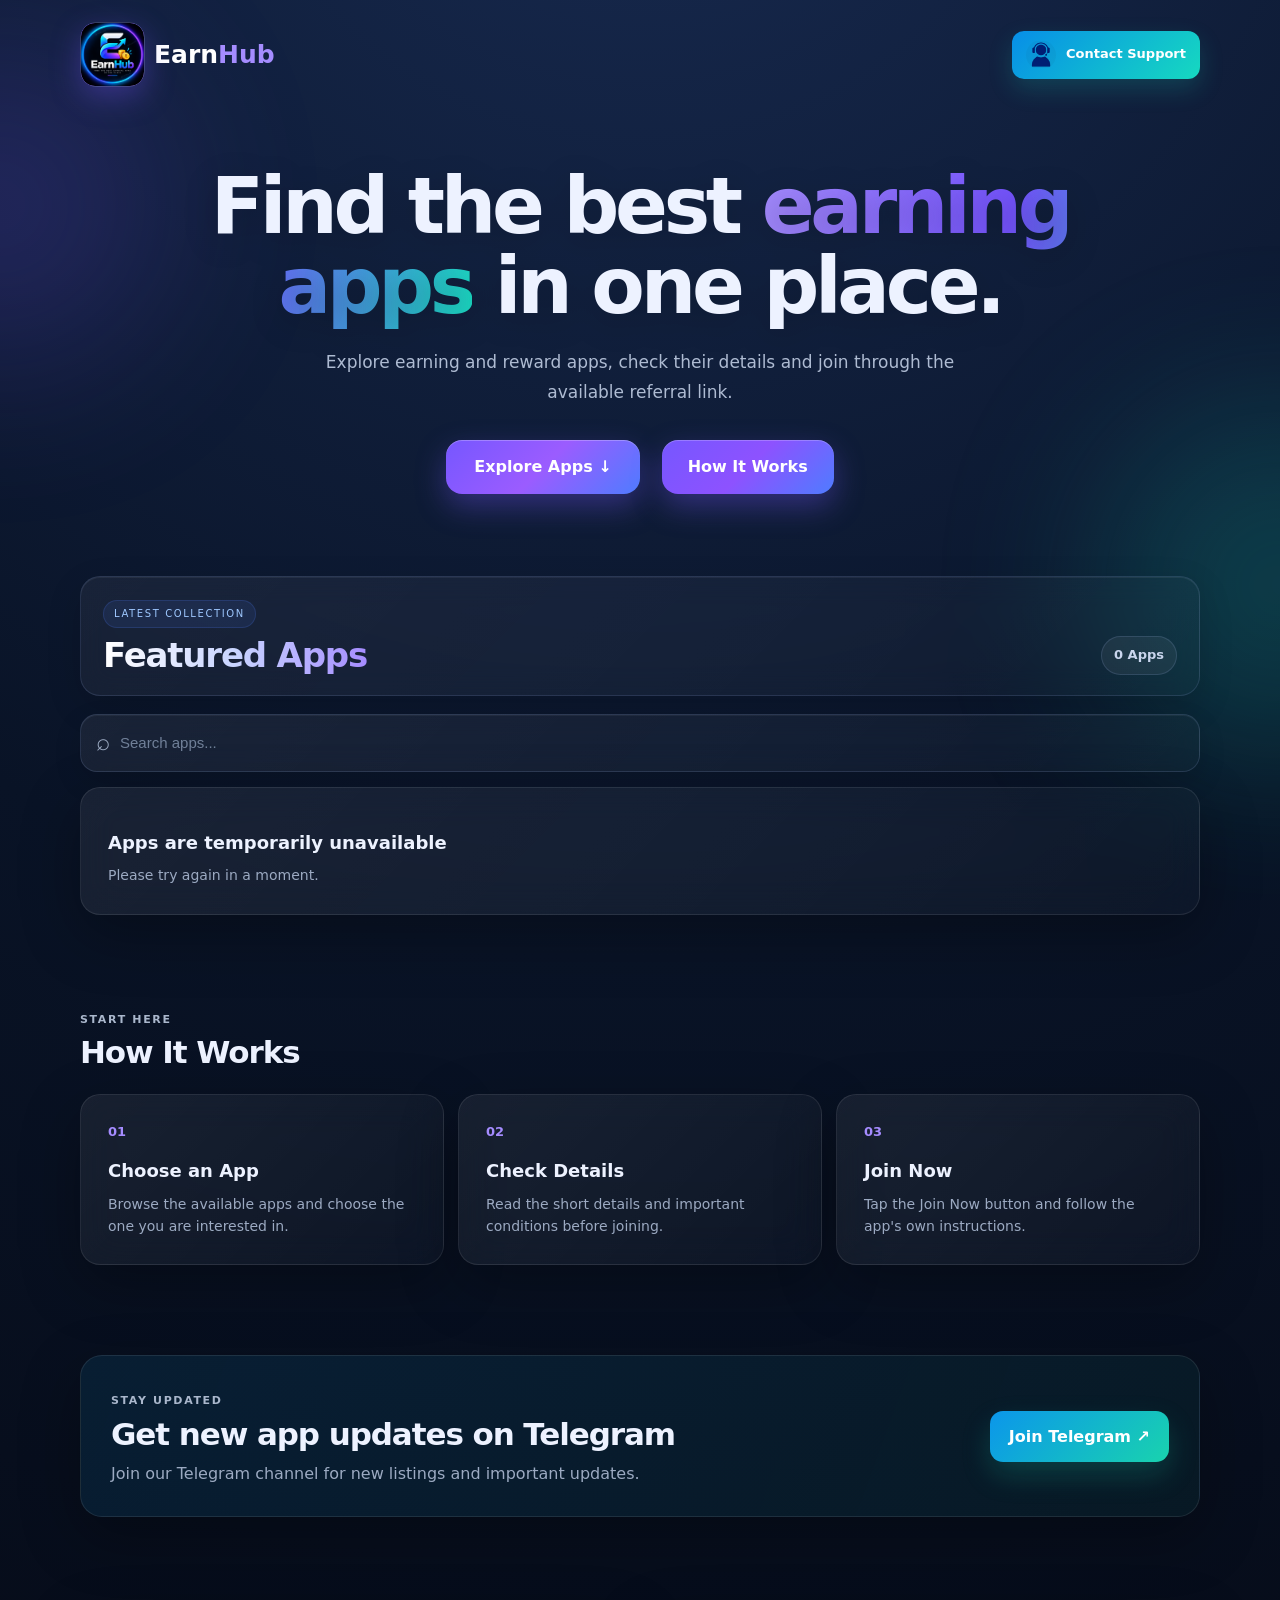
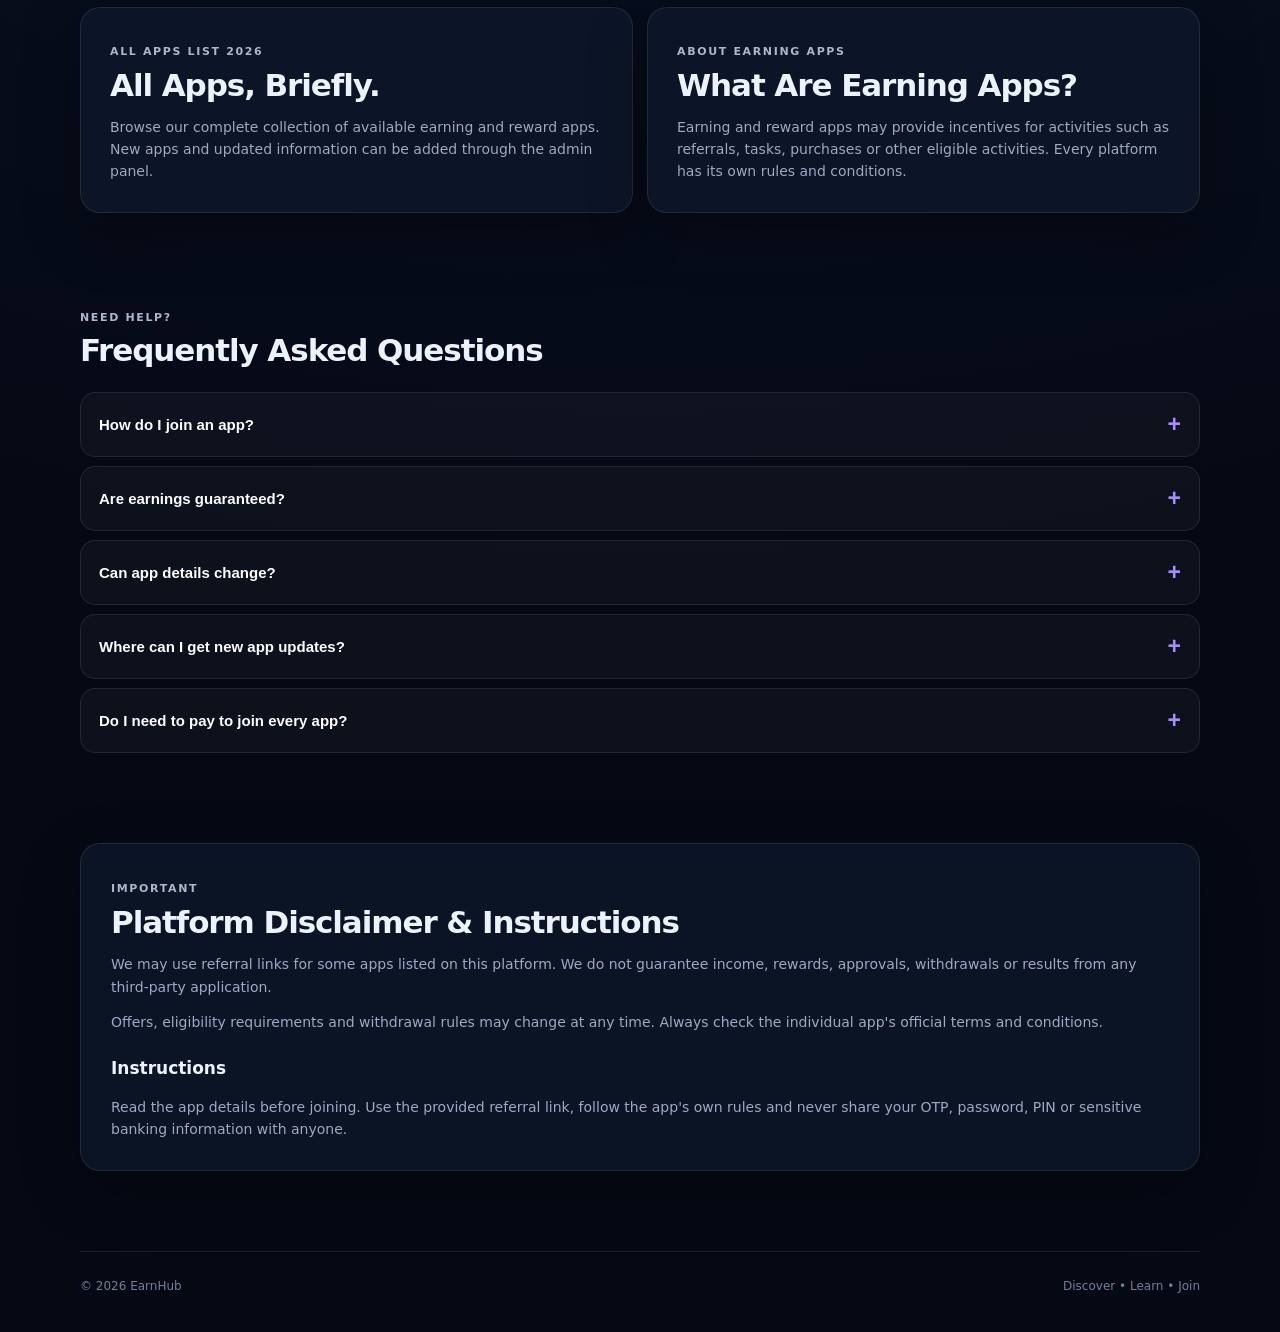
<file: index.html>
<!DOCTYPE html>
<html lang="en">
<head>
  <meta charset="UTF-8">
  <meta name="viewport" content="width=device-width, initial-scale=1.0">

  <title>EarnHub - Best Earning Apps</title>
  <meta name="description" content="Discover earning and reward apps in one place.">

  <link rel="stylesheet" href="style.css">
</head>

<body>

  <!-- Background Effects -->
  <div class="background">
    <div class="glow glow-one"></div>
    <div class="glow glow-two"></div>
  </div>


  <!-- HEADER -->
  <header class="header">

    <a href="#" class="logo">
      <span class="logo-icon">
  <img src="./earnhub-logo.png" alt="EarnHub">
      </span>
      <span>Earn<span class="purple">Hub</span></span>
    </a>

    <a href="https://t.me/defhelping_bot"
   target="_blank"
   class="telegram-button support-button">

  <img src="customer-support.png" alt="Support">

  <span>Contact Support</span>
    </a>

  </header>


  <main>


    <!-- HERO -->
    <section class="hero">

      <h1>
        Find the best
        <span>earning apps</span>
        in one place.
      </h1>

      <p>
        Explore earning and reward apps, check their details
        and join through the available referral link.
      </p>

      <div class="hero-buttons">

        <a href="#apps" class="primary-button">
          Explore Apps ↓
        </a>

        <a href="#how-it-works" class="secondary-button">
          How It Works
        </a>

      </div>

    </section>

    <!-- APPS -->
    <section id="apps" class="section apps-section">

      <div class="section-heading app-heading">

        <div>
          <span>LATEST COLLECTION</span>
          <h2>Featured Apps</h2>
        </div>

        <div id="app-count" class="app-count">
          0 Apps
        </div>

      </div>


      <!-- SEARCH -->
      <div class="search-box">

        <span>⌕</span>

        <input
          type="text"
          id="search"
          placeholder="Search apps..."
        >

      </div>


      <!-- APP LIST -->
      <div id="app-list" class="app-list">

        <!-- Apps will be loaded by JavaScript -->

      </div>

    </section>

    <!-- HOW IT WORKS -->
    <section id="how-it-works" class="section">

      <div class="section-heading">
        <span>START HERE</span>
        <h2>How It Works</h2>
      </div>


      <div class="steps">

        <div class="step-card">
          <div class="step-number">01</div>
          <h3>Choose an App</h3>
          <p>
            Browse the available apps and choose the one
            you are interested in.
          </p>
        </div>


        <div class="step-card">
          <div class="step-number">02</div>
          <h3>Check Details</h3>
          <p>
            Read the short details and important conditions
            before joining.
          </p>
        </div>


        <div class="step-card">
          <div class="step-number">03</div>
          <h3>Join Now</h3>
          <p>
            Tap the Join Now button and follow the app's
            own instructions.
          </p>
        </div>

      </div>

    </section>


    <!-- TELEGRAM -->
    <section class="telegram-section">

      <div>

        <span>STAY UPDATED</span>

        <h2>
          Get new app updates on Telegram
        </h2>

        <p>
          Join our Telegram channel for new listings
          and important updates.
        </p>

      </div>


      <a
        href="https://t.me/AnZeL05"
        target="_blank"
        class="telegram-big-button"
      >
        Join Telegram ↗
      </a>

    </section>


    <!-- ALL APPS + ABOUT -->
    <section class="information-section">


      <div class="information-card">

        <span>ALL APPS LIST 2026</span>

        <h2>
          All Apps, Briefly.
        </h2>

        <p>
          Browse our complete collection of available
          earning and reward apps. New apps and updated
          information can be added through the admin panel.
        </p>

      </div>


      <div class="information-card">

        <span>ABOUT EARNING APPS</span>

        <h2>
          What Are Earning Apps?
        </h2>

        <p>
          Earning and reward apps may provide incentives
          for activities such as referrals, tasks, purchases
          or other eligible activities. Every platform has
          its own rules and conditions.
        </p>

      </div>


    </section>


    <!-- FAQ -->
    <section class="section faq-section">

      <div class="section-heading">

        <span>NEED HELP?</span>

        <h2>
          Frequently Asked Questions
        </h2>

      </div>


      <div id="faq-list" class="faq-list">

        <!-- FAQ will be loaded by JavaScript -->

      </div>

    </section>


    <!-- DISCLAIMER -->
    <section class="disclaimer">

      <span>IMPORTANT</span>

      <h2>
        Platform Disclaimer & Instructions
      </h2>

      <p>
        We may use referral links for some apps listed on
        this platform. We do not guarantee income, rewards,
        approvals, withdrawals or results from any
        third-party application.
      </p>

      <p>
        Offers, eligibility requirements and withdrawal
        rules may change at any time. Always check the
        individual app's official terms and conditions.
      </p>

      <h3>Instructions</h3>

      <p>
        Read the app details before joining. Use the
        provided referral link, follow the app's own rules
        and never share your OTP, password, PIN or sensitive
        banking information with anyone.
      </p>

    </section>


  </main>


  <!-- FOOTER -->
  <footer>

    <div>
      © 2026 EarnHub
    </div>

    <div>
      Discover • Learn • Join
    </div>

  </footer>


  <!-- JAVASCRIPT -->
  <script src="script.js"></script>

</body>
</html>
</file>
<file: style.css>
/* ================================
   EARNHUB — MAIN DESIGN
================================ */

:root {
  --bg: #050914;
  --bg2: #091326;
  --card: rgba(15, 25, 45, 0.78);
  --card-hover: rgba(24, 37, 64, 0.9);

  --white: #ffffff;
  --text: #edf2ff;
  --muted: #9caac2;

  --purple: #7957ff;
  --purple-light: #a58cff;

  --cyan: #16d9c0;
  --blue: #1597ff;

  --border: rgba(255, 255, 255, 0.09);

  --shadow: 0 20px 60px rgba(0, 0, 0, 0.3);
}


/* ================================
   RESET
================================ */

* {
  margin: 0;
  padding: 0;
  box-sizing: border-box;
}

html {
  scroll-behavior: smooth;
}

body {
  min-height: 100vh;
  background:
    radial-gradient(
      circle at 50% -10%,
      #182b52 0%,
      #091326 38%,
      #050914 75%
    );

  color: var(--text);

  font-family:
    Inter,
    system-ui,
    -apple-system,
    BlinkMacSystemFont,
    "Segoe UI",
    sans-serif;

  line-height: 1.6;

  overflow-x: hidden;
}


/* ================================
   BACKGROUND
================================ */

.background {
  position: fixed;
  inset: 0;
  pointer-events: none;
  overflow: hidden;
  z-index: -1;
}

.glow {
  position: absolute;
  border-radius: 50%;
  filter: blur(90px);
  opacity: 0.2;
}

.glow-one {
  width: 320px;
  height: 320px;

  background: var(--purple);

  top: 5%;
  left: -160px;
}

.glow-two {
  width: 360px;
  height: 360px;

  background: var(--cyan);

  top: 45%;
  right: -180px;
}


/* ================================
   HEADER
================================ */

.header {
  width: min(1120px, calc(100% - 32px));

  margin: auto;

  padding: 22px 0;

  display: flex;
  align-items: center;
  justify-content: space-between;
}

.logo {
  display: flex;
  align-items: center;
  gap: 10px;

  color: var(--white);

  text-decoration: none;

  font-size: 21px;
  font-weight: 850;
}

.logo-icon {
  width: 38px;
  height: 38px;

  display: grid;
  place-items: center;

  border-radius: 12px;

  background:
    linear-gradient(
      135deg,
      var(--purple),
      #9e7cff
    );

  box-shadow:
    0 10px 30px rgba(121, 87, 255, 0.35);
}

.purple {
  color: var(--purple-light);
}


/* ================================
   TELEGRAM BUTTON
================================ */

.telegram-button {
  display: inline-flex;
  align-items: center;

  padding: 9px 14px;

  border-radius: 12px;

  color: white;

  text-decoration: none;

  font-size: 13px;
  font-weight: 800;

  background:
    linear-gradient(
      135deg,
      #078ee8,
      var(--cyan)
    );

  box-shadow:
    0 10px 25px rgba(22, 217, 192, 0.18);

  transition: 0.25s ease;
}

.telegram-button:hover {
  transform: translateY(-2px);
}


/* ================================
   MAIN
================================ */

main {
  width: min(1120px, calc(100% - 32px));

  margin: auto;
}


/* ================================
   HERO
================================ */

.hero {
  text-align: center;

  padding:
    80px 10px
    100px;
}

.hero-badge {
  display: inline-block;

  padding: 8px 14px;

  margin-bottom: 24px;

  border:
    1px solid var(--border);

  border-radius: 999px;

  background:
    rgba(255, 255, 255, 0.045);

  color: #bdc8dc;

  font-size: 11px;
  font-weight: 800;

  letter-spacing: 0.13em;
}

.hero h1 {
  max-width: 900px;

  margin:
    0 auto
    22px;

  font-size:
    clamp(43px, 7vw, 78px);

  line-height: 1.02;

  letter-spacing: -0.055em;

  font-weight: 900;
}

.hero h1 span {
  background:
    linear-gradient(
      100deg,
      #a58cff,
      #7554ff,
      #19d9c0
    );

  -webkit-background-clip: text;
  background-clip: text;

  color: transparent;
}

.hero p {
  max-width: 650px;

  margin: auto;

  color: var(--muted);

  font-size: 17px;
}


/* ================================
   HERO BUTTONS
================================ */

.hero-buttons {
  display: flex;

  justify-content: center;

  gap: 12px;

  margin-top: 32px;

  flex-wrap: wrap;
}

.primary-button,
.secondary-button {
  display: inline-flex;

  align-items: center;
  justify-content: center;

  min-height: 48px;

  padding:
    0 20px;

  border-radius: 13px;

  text-decoration: none;

  font-weight: 850;

  transition: 0.25s ease;
}

.primary-button {
  color: white;

  background:
    linear-gradient(
      135deg,
      #7957ff,
      #6844ef
    );

  box-shadow:
    0 15px 35px
    rgba(121, 87, 255, 0.32);
}

.primary-button:hover {
  transform:
    translateY(-3px);

  box-shadow:
    0 20px 40px
    rgba(121, 87, 255, 0.42);
}

.secondary-button {
  color: var(--text);

  border:
    1px solid var(--border);

  background:
    rgba(255, 255, 255, 0.045);
}

.secondary-button:hover {
  transform:
    translateY(-3px);

  background:
    rgba(255, 255, 255, 0.08);
}


/* ================================
   SECTIONS
================================ */

.section {
  margin-bottom: 90px;
}

.section-heading {
  margin-bottom: 23px;
}

.section-heading > span,
.telegram-section > div > span,
.information-card > span,
.disclaimer > span {
  color: #aab7cc;

  font-size: 11px;

  font-weight: 850;

  letter-spacing: 0.15em;
}

.section-heading h2,
.telegram-section h2,
.information-card h2,
.disclaimer h2 {
  margin-top: 5px;

  font-size: 31px;

  line-height: 1.15;

  letter-spacing: -0.035em;
}


/* ================================
   HOW IT WORKS
================================ */

.steps {
  display: grid;

  grid-template-columns:
    repeat(3, 1fr);

  gap: 14px;
}

.step-card {
  padding: 27px;

  border:
    1px solid var(--border);

  border-radius: 20px;

  background:
    linear-gradient(
      135deg,
      rgba(255,255,255,0.065),
      rgba(255,255,255,0.025)
    );

  backdrop-filter: blur(18px);

  box-shadow: var(--shadow);

  transition: 0.25s ease;
}

.step-card:hover {
  transform:
    translateY(-4px);

  border-color:
    rgba(165, 140, 255, 0.3);
}

.step-number {
  color: var(--purple-light);

  font-size: 13px;

  font-weight: 900;
}

.step-card h3 {
  margin:
    14px 0 7px;

  font-size: 18px;
}

.step-card p {
  color: var(--muted);

  font-size: 14px;
}


/* ================================
   APP SECTION
================================ */

.apps-section {
  margin-bottom: 90px;
}

.app-heading {
  display: flex;

  align-items: flex-end;

  justify-content: space-between;

  gap: 20px;
}

.app-count {
  color: var(--muted);

  font-size: 13px;
}


/* ================================
   SEARCH
================================ */

.search-box {
  display: flex;

  align-items: center;

  gap: 10px;

  margin-bottom: 15px;

  padding:
    0 15px;

  border:
    1px solid var(--border);

  border-radius: 15px;

  background:
    rgba(255,255,255,0.045);

  backdrop-filter: blur(12px);
}

.search-box span {
  color: var(--muted);

  font-size: 24px;
}

.search-box input {
  width: 100%;

  padding:
    15px 0;

  border: 0;
  outline: 0;

  background: transparent;

  color: white;

  font-size: 15px;
}

.search-box input::placeholder {
  color: #718099;
}


/* ================================
   APP LIST
================================ */

.app-list {
  display: flex;

  flex-direction: column;

  gap: 12px;
}


/* ================================
   APP CARD
================================ */

.app-card {
  display: grid;

  grid-template-columns:
    65px
    1fr
    auto;

  align-items: center;

  gap: 16px;

  padding: 16px;

  border:
    1px solid var(--border);

  border-radius: 19px;

  background:
    linear-gradient(
      110deg,
      rgba(255,255,255,0.06),
      rgba(255,255,255,0.025)
    );

  backdrop-filter: blur(15px);

  transition:
    transform 0.25s ease,
    border-color 0.25s ease,
    background 0.25s ease;

  box-shadow:
    0 10px 35px
    rgba(0,0,0,0.12);
}

.app-card:hover {
  transform:
    translateY(-3px);

  border-color:
    rgba(165, 140, 255, 0.35);

  background:
    var(--card-hover);
}


/* ================================
   APP LOGO
================================ */

.logo {
  width: 65px;
  height: 65px;

  display: grid;

  place-items: center;

  border-radius: 17px;

  color: white;

  font-size: 25px;

  font-weight: 900;

  background:
    linear-gradient(
      135deg,
      #293b5e,
      #17243b
    );

  border:
    1px solid var(--border);
}


/* ================================
   APP DETAILS
================================ */

.app-name {
  font-size: 18px;

  font-weight: 850;

  color: white;
}

.details {
  display: flex;

  flex-wrap: wrap;

  gap: 7px;

  margin-top: 7px;
}

.tag {
  display: inline-flex;

  padding:
    4px 9px;

  border-radius: 999px;

  border:
    1px solid var(--border);

  background:
    rgba(255,255,255,0.05);

  color: #b9c5d8;

  font-size: 12px;
}


/* ================================
   JOIN NOW
================================ */

.join {
  display: inline-flex;

  align-items: center;

  justify-content: center;

  min-width: 105px;

  padding:
    11px 16px;

  border-radius: 12px;

  color: white;

  background:
    linear-gradient(
      135deg,
      #7957ff,
      #6844ed
    );

  text-decoration: none;

  font-size: 14px;

  font-weight: 850;

  box-shadow:
    0 10px 25px
    rgba(121,87,255,0.25);

  transition: 0.25s ease;
}

.join:hover {
  transform:
    translateY(-2px)
    scale(1.02);

  box-shadow:
    0 14px 30px
    rgba(121,87,255,0.38);
}


/* ================================
   TELEGRAM SECTION
================================ */

.telegram-section {
  display: flex;

  align-items: center;

  justify-content: space-between;

  gap: 25px;

  padding: 30px;

  margin-bottom: 90px;

  border:
    1px solid var(--border);

  border-radius: 22px;

  background:
    linear-gradient(
      110deg,
      rgba(14,165,233,0.1),
      rgba(25,211,174,0.055)
    );

  box-shadow: var(--shadow);
}

.telegram-section p {
  margin-top: 8px;

  color: var(--muted);
}

.telegram-big-button {
  white-space: nowrap;

  padding:
    13px 19px;

  border-radius: 13px;

  color: white;

  text-decoration: none;

  font-weight: 850;

  background:
    linear-gradient(
      135deg,
      #0b96eb,
      #19d3ae
    );

  box-shadow:
    0 13px 30px
    rgba(25,211,174,0.2);

  transition: 0.25s ease;
}

.telegram-big-button:hover {
  transform:
    translateY(-3px);
}


/* ================================
   INFORMATION
================================ */

.information-section {
  display: grid;

  grid-template-columns:
    1fr 1fr;

  gap: 14px;

  margin-bottom: 90px;
}

.information-card {
  padding: 29px;

  border:
    1px solid var(--border);

  border-radius: 20px;

  background:
    rgba(15,25,45,0.75);

  backdrop-filter: blur(16px);

  box-shadow: var(--shadow);
}

.information-card p {
  margin-top: 12px;

  color: var(--muted);

  font-size: 14px;
}


/* ================================
   FAQ
================================ */

.faq-section {
  margin-bottom: 90px;
}

.faq-list {
  display: flex;

  flex-direction: column;

  gap: 9px;
}

.faq-item {
  overflow: hidden;

  border:
    1px solid var(--border);

  border-radius: 15px;

  background:
    rgba(255,255,255,0.035);
}

.faq-question {
  width: 100%;

  padding: 18px;

  border: 0;

  outline: 0;

  display: flex;

  align-items: center;

  justify-content: space-between;

  gap: 15px;

  text-align: left;

  color: white;

  background: transparent;

  font-size: 15px;

  font-weight: 750;

  cursor: pointer;
}

.faq-plus {
  flex-shrink: 0;

  color: var(--purple-light);

  font-size: 23px;

  transition:
    transform 0.25s ease;
}

.faq-answer {
  max-height: 0;

  overflow: hidden;

  padding:
    0 18px;

  color: var(--muted);

  transition:
    max-height 0.3s ease,
    padding 0.3s ease;
}

.faq-item.active .faq-answer {
  max-height: 180px;

  padding:
    0 18px 18px;
}

.faq-item.active .faq-plus {
  transform:
    rotate(45deg);
}


/* ================================
   DISCLAIMER
================================ */

.disclaimer {
  padding: 30px;

  margin-bottom: 80px;

  border:
    1px solid var(--border);

  border-radius: 20px;

  background:
    rgba(15,25,45,0.72);

  backdrop-filter: blur(16px);

  box-shadow: var(--shadow);
}

.disclaimer p {
  margin-top: 13px;

  color: var(--muted);

  font-size: 14px;
}

.disclaimer h3 {
  margin-top: 22px;

  font-size: 17px;
}


/* ================================
   FOOTER
================================ */

footer {
  width: min(1120px, calc(100% - 32px));

  margin: auto;

  padding:
    25px 0 35px;

  border-top:
    1px solid var(--border);

  display: flex;

  justify-content: space-between;

  color: #718099;

  font-size: 12px;
}


/* ================================
   MOBILE
================================ */

@media (max-width: 700px) {

  .header {
    width:
      calc(100% - 24px);

    padding:
      16px 0;
  }

  main {
    width:
      calc(100% - 24px);
  }

  .hero {
    padding:
      58px 0 70px;
  }

  .hero h1 {
    font-size: 44px;
  }

  .hero p {
    font-size: 15px;
  }

  .steps {
    grid-template-columns: 1fr;
  }

  .information-section {
    grid-template-columns: 1fr;
  }

  .app-card {
    grid-template-columns:
      54px
      1fr;

    padding: 14px;
  }

  .app-card .logo {
    width: 54px;
    height: 54px;

    border-radius: 15px;

    font-size: 21px;
  }

  .app-card .join {
    grid-column:
      1 / -1;

    width: 100%;
  }

  .telegram-section {
    flex-direction: column;

    align-items: flex-start;

    padding: 25px;
  }

  .telegram-big-button {
    width: 100%;

    text-align: center;
  }

  .section-heading h2,
  .telegram-section h2,
  .information-card h2,
  .disclaimer h2 {
    font-size: 26px;
  }

  footer {
    width:
      calc(100% - 24px);

    flex-direction: column;

    gap: 8px;
  }
}


/* ================================
   SMALL PHONES
================================ */

@media (max-width: 390px) {

  .hero h1 {
    font-size: 38px;
  }

  .hero-buttons {
    flex-direction: column;
  }

  .primary-button,
  .secondary-button {
    width: 100%;
  }

  .telegram-button {
    font-size: 11px;

    padding:
      8px 10px;
  }
}

.logo-icon {
  position: relative;
  overflow: hidden;
  display: flex;
  align-items: center;
  justify-content: center;
}

.logo-icon img {
  position: absolute;
  inset: 0;
  width: 100%;
  height: 100%;
  object-fit: cover;
  border-radius: inherit;
  display: block;
}

.logo-icon {
  width: 82px;
  height: 82px;
  min-width: 82px;
  min-height: 82px;
  padding: 0;
  overflow: hidden;
  display: flex;
  align-items: center;
  justify-content: center;
  border-radius: 18px;
}

.logo-icon img {
  width: 100%;
  height: 100%;
  display: block;
  object-fit: cover;
  border-radius: 18px;
}

/* FINAL EARNHUB HEADER LOGO */

.header .logo {
  display: flex;
  align-items: center;
  gap: 10px;
}

.header .logo-icon {
  width: 63px !important;
  height: 63px !important;
  min-width: 63px !important;
  min-height: 63px !important;

  padding: 0 !important;
  margin: 0 !important;

  overflow: hidden;
  border-radius: 14px;

  display: flex;
  align-items: center;
  justify-content: center;
}

.header .logo-icon img {
  width: 100% !important;
  height: 100% !important;

  max-width: none !important;
  max-height: none !important;

  object-fit: cover;
  display: block;
  border-radius: 14px;
}

/* ===== APP CARDS UI FIX ===== */

.app-card {
  grid-template-columns: 64px minmax(0, 1fr) auto !important;
  gap: 14px !important;
  padding: 12px !important;
  min-height: 88px;
  background: #ffffff !important;
  border: 1px solid #e5e7eb !important;
  border-radius: 16px !important;
  box-shadow: 0 4px 14px rgba(0,0,0,0.07) !important;
  backdrop-filter: none !important;
}

.app-card .logo {
  width: 64px !important;
  height: 64px !important;
  min-width: 64px !important;
  min-height: 64px !important;
  padding: 0 !important;
  overflow: hidden !important;
  border-radius: 14px !important;
  background: #f1f3f5 !important;
  border: 1px solid #e5e7eb !important;
}

.app-card .logo img {
  width: 100% !important;
  height: 100% !important;
  max-width: 100% !important;
  max-height: 100% !important;
  object-fit: cover !important;
  display: block !important;
  border-radius: 13px !important;
}

.app-card .app-name {
  color: #171717 !important;
  font-size: 17px !important;
  font-weight: 800 !important;
  line-height: 1.2 !important;
}

.app-card .details {
  margin-top: 6px !important;
  gap: 5px !important;
}

.app-card .tag {
  padding: 4px 7px !important;
  font-size: 11px !important;
  color: #16803c !important;
  background: #eefbf1 !important;
  border: 1px solid #d7f0dc !important;
}

.app-card .join {
  min-width: 92px !important;
  padding: 10px 12px !important;
  border-radius: 10px !important;
  font-size: 13px !important;
}

/* Mobile */
@media (max-width: 600px) {
  .app-card {
    grid-template-columns: 58px minmax(0, 1fr) auto !important;
    gap: 11px !important;
    padding: 10px !important;
    min-height: 80px;
  }

  .app-card .logo {
    width: 58px !important;
    height: 58px !important;
    min-width: 58px !important;
    min-height: 58px !important;
    border-radius: 13px !important;
  }

  .app-card .logo img {
    border-radius: 12px !important;
  }

  .app-card .app-name {
    font-size: 15px !important;
  }

  .app-card .tag {
    font-size: 10px !important;
    padding: 3px 6px !important;
  }

  .app-card .join {
    min-width: 78px !important;
    padding: 10px 8px !important;
    font-size: 12px !important;
  }
}

/* ===== PREMIUM APP CARDS ===== */

.app-card {
  background: linear-gradient(
    135deg,
    rgba(255, 255, 255, 0.96),
    rgba(241, 245, 255, 0.94)
  ) !important;

  border: 1px solid rgba(255, 255, 255, 0.75) !important;

  box-shadow:
    0 8px 25px rgba(0, 0, 0, 0.12),
    inset 0 1px 0 rgba(255, 255, 255, 0.9) !important;

  transition: transform 0.2s ease, box-shadow 0.2s ease !important;
}

.app-card:hover {
  transform: translateY(-2px);
  box-shadow:
    0 12px 30px rgba(0, 0, 0, 0.16),
    inset 0 1px 0 rgba(255, 255, 255, 1) !important;
}

/* ===== DARK PREMIUM APP CARDS ===== */

.app-card {
  background: linear-gradient(
    135deg,
    rgba(30, 41, 75, 0.96),
    rgba(20, 30, 58, 0.94)
  ) !important;

  border: 1px solid rgba(120, 140, 200, 0.28) !important;

  box-shadow:
    0 10px 28px rgba(0, 0, 0, 0.28),
    inset 0 1px 0 rgba(255, 255, 255, 0.08) !important;
}

.app-card .app-name {
  color: #ffffff !important;
}

.app-card .details {
  color: #cbd5e1 !important;
}

/* ===== PREMIUM BLUE-GRAY APP CARDS ===== */

.app-card {
  background: linear-gradient(
    135deg,
    #26365f,
    #1f2d50
  ) !important;

  border: 1px solid rgba(148, 163, 210, 0.30) !important;

  box-shadow: 0 10px 25px rgba(0, 0, 0, 0.22) !important;
}

.app-card .app-name {
  color: #ffffff !important;
}

.app-card .details {
  color: #c9d3ea !important;
}

/* ===== PREMIUM CUSTOMER SUPPORT BUTTON ===== */

.support-button {
  display: inline-flex !important;
  align-items: center !important;
  justify-content: center !important;
  gap: 10px !important;
}

.support-button img {
  width: 30px !important;
  height: 30px !important;
  object-fit: contain !important;
  border-radius: 50% !important;

  /* Image ka white background button ke saath blend karega */
  mix-blend-mode: multiply !important;
}

.support-button span {
  font: inherit !important;
}

/* =================================
   EARNHUB PREMIUM HOME UPDATE
   ================================= */

/* HERO */
.hero {
  padding-top: 58px !important;
  padding-bottom: 82px !important;
}

.hero h1 {
  text-shadow: 0 8px 35px rgba(0, 0, 0, 0.18);
}

.hero p {
  max-width: 680px !important;
  color: #aebbd2 !important;
  line-height: 1.75 !important;
}

/* EXPLORE APPS - PREMIUM */
.primary-button {
  min-height: 54px !important;
  padding: 0 28px !important;
  border-radius: 16px !important;

  background: linear-gradient(
    135deg,
    #7657ff,
    #9b5cff,
    #4f7cff
  ) !important;

  box-shadow:
    0 12px 30px rgba(117, 87, 255, 0.35),
    inset 0 1px 0 rgba(255,255,255,0.25) !important;

  font-size: 16px !important;
}

.primary-button:hover {
  transform: translateY(-4px) scale(1.02) !important;
}

/* HOW IT WORKS - PREMIUM SECONDARY */
.secondary-button {
  min-height: 54px !important;
  padding: 0 26px !important;
  border-radius: 16px !important;

  background: linear-gradient(
    135deg,
    rgba(255,255,255,0.08),
    rgba(255,255,255,0.035)
  ) !important;

  border: 1px solid rgba(150,170,220,0.28) !important;

  box-shadow:
    inset 0 1px 0 rgba(255,255,255,0.08),
    0 8px 25px rgba(0,0,0,0.12) !important;

  font-size: 16px !important;
}

.secondary-button:hover {
  border-color: rgba(165,140,255,0.55) !important;
  background: rgba(121,87,255,0.12) !important;
}

/* FEATURED APPS HEADING */
.app-heading {
  position: relative;
  padding: 22px 22px 20px !important;
  margin-bottom: 18px !important;

  border-radius: 20px !important;

  background: linear-gradient(
    135deg,
    rgba(255,255,255,0.055),
    rgba(255,255,255,0.018)
  ) !important;

  border: 1px solid rgba(150,170,220,0.16) !important;

  box-shadow:
    0 12px 35px rgba(0,0,0,0.14),
    inset 0 1px 0 rgba(255,255,255,0.06) !important;

  backdrop-filter: blur(14px);
}

.app-heading > div:first-child > span {
  display: inline-flex !important;
  align-items: center;
  gap: 6px;

  padding: 5px 10px !important;

  border-radius: 999px !important;

  color: #9fc8ff !important;
  background: rgba(79,124,255,0.10) !important;
  border: 1px solid rgba(79,124,255,0.18) !important;

  font-size: 10px !important;
  letter-spacing: 0.16em !important;
}

.app-heading h2 {
  margin-top: 8px !important;

  font-size: 34px !important;
  font-weight: 900 !important;

  background: linear-gradient(
    90deg,
    #ffffff,
    #c8d4ff,
    #a58cff
  );

  -webkit-background-clip: text;
  background-clip: text;
  color: transparent !important;
}

/* APP COUNT */
.app-count {
  padding: 8px 12px !important;

  border-radius: 999px !important;

  color: #c9d5ed !important;
  background: rgba(255,255,255,0.055) !important;

  border: 1px solid rgba(150,170,220,0.18) !important;

  font-weight: 750 !important;
}

/* SEARCH BOX */
.search-box {
  min-height: 58px !important;

  border-radius: 17px !important;

  background: linear-gradient(
    135deg,
    rgba(255,255,255,0.065),
    rgba(255,255,255,0.025)
  ) !important;

  border: 1px solid rgba(150,170,220,0.18) !important;

  box-shadow:
    0 10px 28px rgba(0,0,0,0.12),
    inset 0 1px 0 rgba(255,255,255,0.05) !important;

  backdrop-filter: blur(16px) !important;
}

.search-box:focus-within {
  border-color: rgba(121,87,255,0.55) !important;

  box-shadow:
    0 0 0 3px rgba(121,87,255,0.10),
    0 12px 30px rgba(0,0,0,0.15) !important;
}

/* MOBILE */
@media (max-width: 600px) {

  .hero {
    padding-top: 38px !important;
    padding-bottom: 62px !important;
  }

  .hero-buttons {
    gap: 10px !important;
  }

  .primary-button,
  .secondary-button {
    min-height: 52px !important;
    padding: 0 19px !important;
    font-size: 14px !important;
  }

  .app-heading {
    padding: 18px !important;
  }

  .app-heading h2 {
    font-size: 29px !important;
  }
}

/* HOW IT WORKS - SAME PREMIUM GRADIENT AS EXPLORE APPS */

.secondary-button {
  background: linear-gradient(
    135deg,
    #7657ff 0%,
    #8d52ff 50%,
    #4f7cff 100%
  ) !important;

  color: #ffffff !important;
  border: none !important;

  box-shadow:
    0 12px 30px rgba(117, 87, 255, 0.35),
    inset 0 1px 0 rgba(255, 255, 255, 0.22) !important;

  transition: all 0.25s ease !important;
}

.secondary-button:hover {
  transform: translateY(-4px) scale(1.02) !important;

  box-shadow:
    0 16px 35px rgba(117, 87, 255, 0.45),
    inset 0 1px 0 rgba(255, 255, 255, 0.28) !important;
}

/* HERO BUTTONS SPACING */

.hero-buttons {
  display: flex !important;
  align-items: center !important;
  justify-content: center !important;
  gap: 22px !important;
}

@media (max-width: 600px) {
  .hero-buttons {
    gap: 16px !important;
  }
}
</file>
